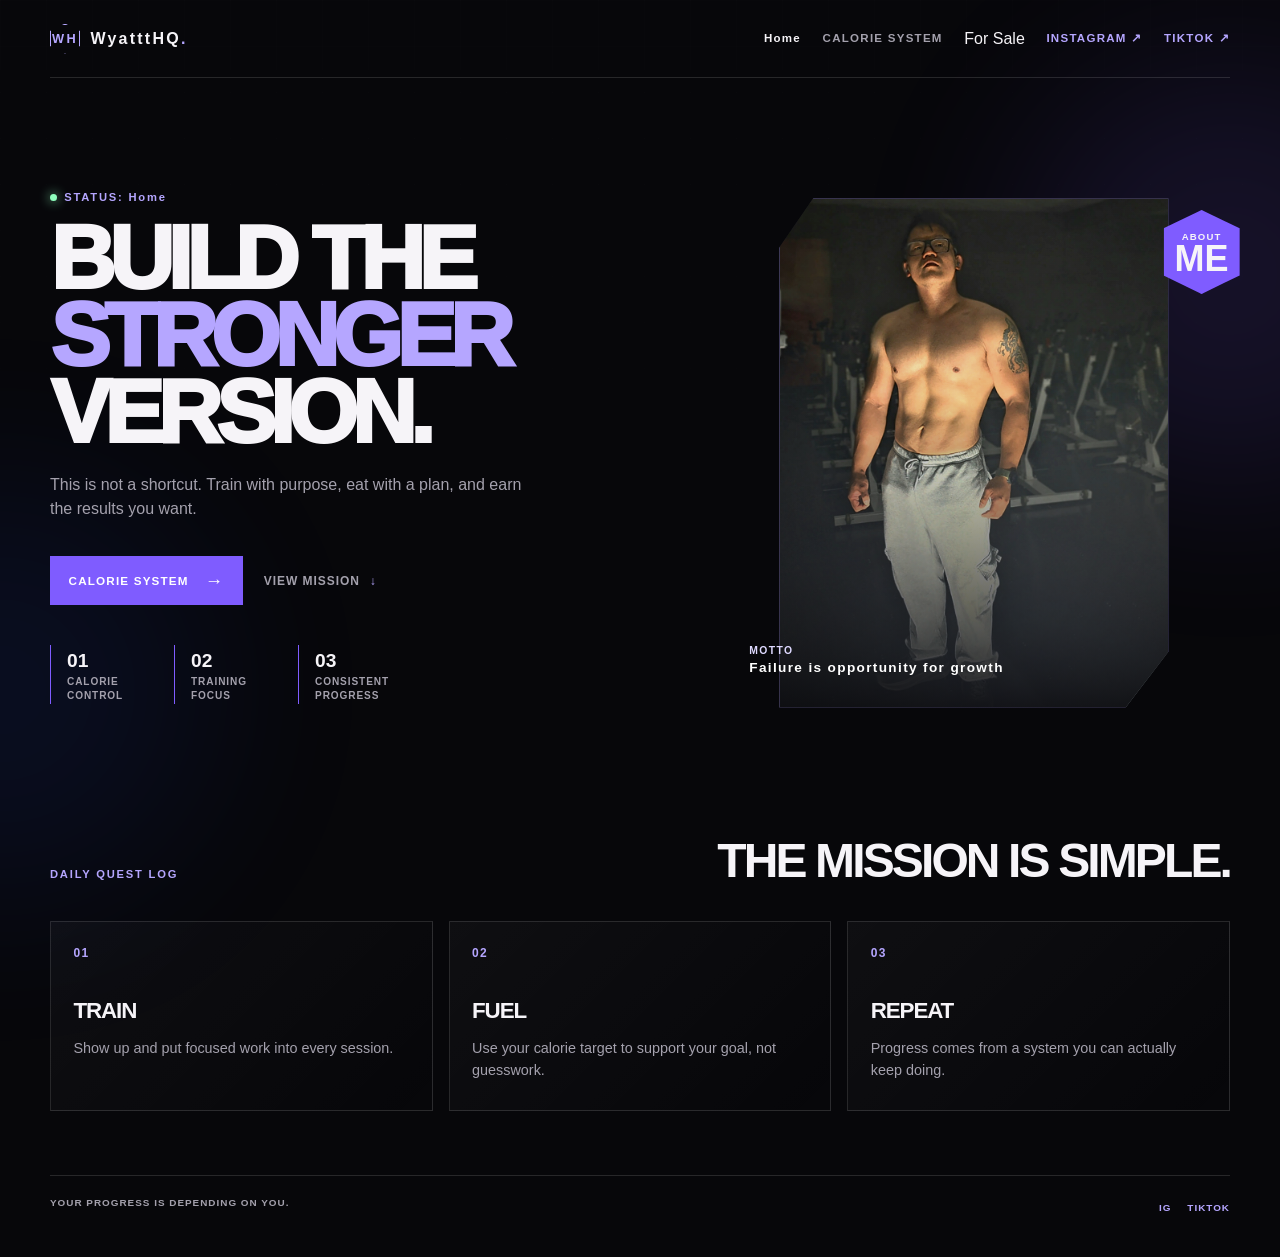
<file: wyattthq/WyattHQ_Web/index.html>
<!DOCTYPE html>
<html lang="en">
<head>
  <meta charset="UTF-8" />
  <meta name="viewport" content="width=device-width, initial-scale=1.0" />
  <meta name="description" content="A responsive Solo Leveling-inspired fitness introduction." />
  <title>WyatttHQ | Build the Stronger Version</title>
  <link rel="stylesheet" href="css/style.css" />
</head>
<body class="home-page">
  <div class="page-glow glow-one"></div>
  <div class="page-glow glow-two"></div>

  <header class="site-header">
    <a class="brand" href="index.html" aria-label="WyatttHQ home">
      <span class="brand-mark">WH</span>
      <span>WyatttHQ<span class="brand-dot">.</span></span>
    </a>

    <button class="menu-button" id="menuButton" aria-label="Open navigation" aria-expanded="false">
      <span></span><span></span><span></span>
    </button>

    <nav class="main-nav" id="mainNav" aria-label="Main navigation">
      <a class="nav-link active" href="index.html">Home</a>
      <a class="nav-link" href="calculator.html">CALORIE SYSTEM</a>
      <a href="sale.html">For Sale</a>
      <a class="nav-link social-link" href="https://www.instagram.com/wyattt.hq/" target="_blank" rel="noreferrer">INSTAGRAM ↗</a>
      <a class="nav-link social-link" href="https://www.tiktok.com/@wyattt.hq" target="_blank" rel="noreferrer">TIKTOK ↗</a>
    </nav>
  </header>

  <main>
    <section class="page-section page-home" id="home">
      <div class="hero-grid">
        <div class="hero-copy">
          <p class="eyebrow"><span class="status-dot"></span>STATUS: Home</p>
          <h1>BUILD THE<br /><span>STRONGER</span><br />VERSION.</h1>
          <p class="hero-text">
            This is not a shortcut. Train with purpose, eat with a plan, and earn the results you want.
          </p>

          <div class="hero-actions">
            <a class="primary-button" href="calculator.html">CALORIE SYSTEM <span>→</span></a>
            <a class="text-button" href="#mission">VIEW MISSION <span>↓</span></a>
          </div>

          <div class="quick-stats" aria-label="Fitness system highlights">
            <div class="stat-card">
              <span class="stat-number">01</span>
              <span class="stat-label">CALORIE<br />CONTROL</span>
            </div>
            <div class="stat-card">
              <span class="stat-number">02</span>
              <span class="stat-label">TRAINING<br />FOCUS</span>
            </div>
            <div class="stat-card">
              <span class="stat-number">03</span>
              <span class="stat-label">CONSISTENT<br />PROGRESS</span>
            </div>
          </div>
        </div>

        <div class="hero-visual" aria-label="Fitness athlete photo">
          <div class="image-frame">
            <img src="images/hero-photo.jpg" alt="Athlete standing in a gym" />
          </div>
          <p class="photo-label">MOTTO<br /><strong>Failure is opportunity for growth</strong></p>
          <div class="rank-badge"><span>ABOUT</span><strong>ME</strong></div>
        </div>
      </div>

      <section class="mission-section" id="mission">
        <div class="section-heading">
          <p class="eyebrow">DAILY QUEST LOG</p>
          <h2>THE MISSION IS SIMPLE.</h2>
        </div>

        <div class="mission-grid">
          <article class="mission-card">
            <span class="mission-number">01</span>
            <h3>TRAIN</h3>
            <p>Show up and put focused work into every session.</p>
          </article>
          <article class="mission-card">
            <span class="mission-number">02</span>
            <h3>FUEL</h3>
            <p>Use your calorie target to support your goal, not guesswork.</p>
          </article>
          <article class="mission-card">
            <span class="mission-number">03</span>
            <h3>REPEAT</h3>
            <p>Progress comes from a system you can actually keep doing.</p>
          </article>
        </div>
      </section>
    </section>
  </main>

  <footer class="site-footer">
    <p>YOUR PROGRESS IS DEPENDING ON YOU.</p>
    <div>
      <a href="https://www.instagram.com/wyattt.hq/" target="_blank" rel="noreferrer">IG</a>
      <a href="https://www.tiktok.com/@wyattt.hq" target="_blank" rel="noreferrer">TIKTOK</a>
    </div>
  </footer>

  <script src="script.js"></script>
</body>
</html>
</file>
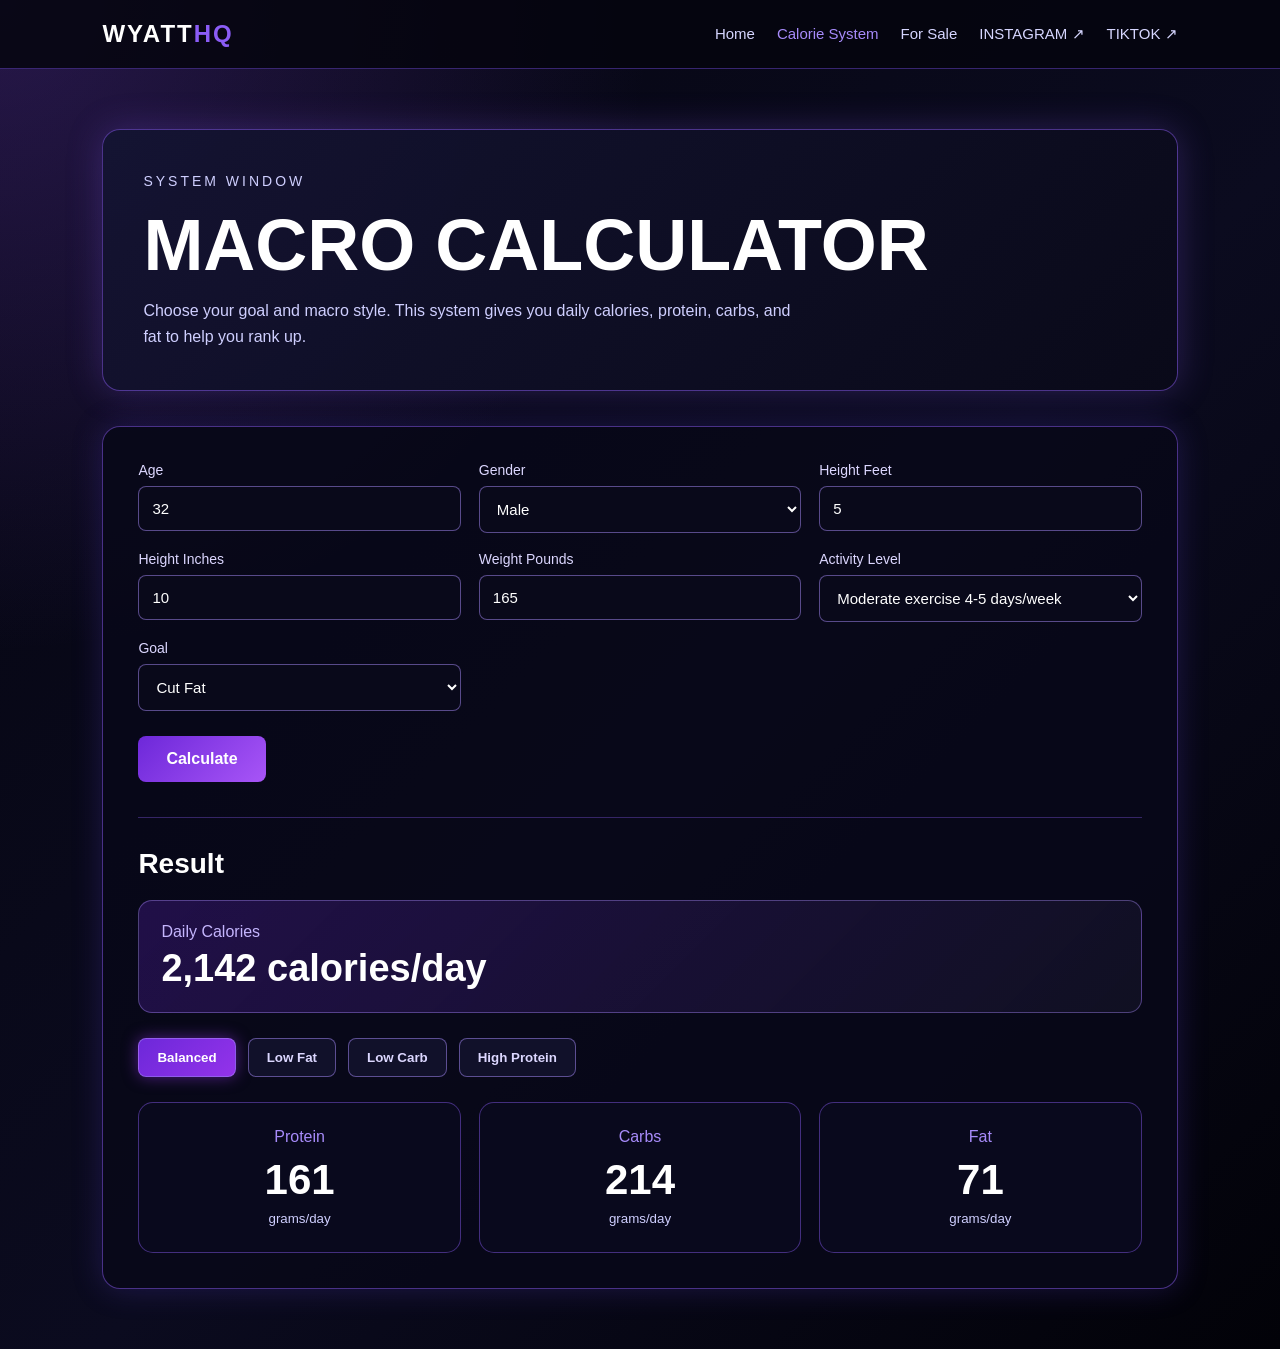
<file: wyattthq/WyattHQ_Web/calculator.html>
<!DOCTYPE html>
<html lang="en">
<head>
  <meta charset="UTF-8" />
  <meta name="viewport" content="width=device-width, initial-scale=1.0" />
  <title>Calorie System | Wyatt HQ</title>
  <link rel="stylesheet" href="css/Cstyle.css" />
</head>
<body>

  <header class="navbar">
    <div class="logo">WYATT<span>HQ</span></div>

    <nav>
      <a href="index.html">Home</a>
      <a href="calculator.html" class="active">Calorie System</a>
      <a href="sale.html">For Sale</a>
      <a class="nav-link social-link" href="https://www.instagram.com/wyattt.hq/" target="_blank" rel="noreferrer">INSTAGRAM ↗</a>
      <a class="nav-link social-link" href="https://www.tiktok.com/@wyattt.hq" target="_blank" rel="noreferrer">TIKTOK ↗</a>
    </nav>
  </header>

  <main class="calculator-page">

    <section class="calculator-hero">
      <div>
        <p class="system-label">SYSTEM WINDOW</p>
        <h1>Macro Calculator</h1>
        <p>
          Choose your goal and macro style. This system gives you daily calories,
          protein, carbs, and fat to help you rank up.
        </p>
      </div>
    </section>

    <section class="calculator-box">

      <div class="form-grid">

        <div class="form-control">
          <label>Age</label>
          <input type="number" id="age" value="32" />
        </div>

        <div class="form-control">
          <label>Gender</label>
          <select id="gender">
            <option value="male">Male</option>
            <option value="female">Female</option>
          </select>
        </div>

        <div class="form-control">
          <label>Height Feet</label>
          <input type="number" id="feet" value="5" />
        </div>

        <div class="form-control">
          <label>Height Inches</label>
          <input type="number" id="inches" value="10" />
        </div>

        <div class="form-control">
          <label>Weight Pounds</label>
          <input type="number" id="weight" value="165" />
        </div>

        <div class="form-control">
          <label>Activity Level</label>
          <select id="activity">
            <option value="1.2">Little exercise</option>
            <option value="1.375">Light exercise 1-3 days/week</option>
            <option value="1.55" selected>Moderate exercise 4-5 days/week</option>
            <option value="1.725">Hard exercise 6-7 days/week</option>
            <option value="1.9">Very hard exercise</option>
          </select>
        </div>

        <div class="form-control">
          <label>Goal</label>
          <select id="goal">
            <option value="maintain">Maintain Weight</option>
            <option value="cut" selected>Cut Fat</option>
            <option value="bulk">Lean Bulk</option>
          </select>
        </div>

      </div>

      <button class="calculate-btn" onclick="calculateCalories()">Calculate</button>

      <div class="result-box">

        <h2>Result</h2>

        <div class="calorie-result">
          <p>Daily Calories</p>
          <h3 id="caloriesResult">---</h3>
        </div>

        <div class="macro-tabs">
          <button class="macro-tab active" onclick="changeMacro('balanced', this)">Balanced</button>
          <button class="macro-tab" onclick="changeMacro('lowFat', this)">Low Fat</button>
          <button class="macro-tab" onclick="changeMacro('lowCarb', this)">Low Carb</button>
          <button class="macro-tab" onclick="changeMacro('highProtein', this)">High Protein</button>
        </div>

        <div class="macro-results">

          <div class="macro-card">
            <span>Protein</span>
            <strong id="proteinResult">---</strong>
            <small>grams/day</small>
          </div>

          <div class="macro-card">
            <span>Carbs</span>
            <strong id="carbsResult">---</strong>
            <small>grams/day</small>
          </div>

          <div class="macro-card">
            <span>Fat</span>
            <strong id="fatResult">---</strong>
            <small>grams/day</small>
          </div>

        </div>

      </div>

    </section>

  </main>

  <script src="script.js"></script>
</body>
</html>
</file>
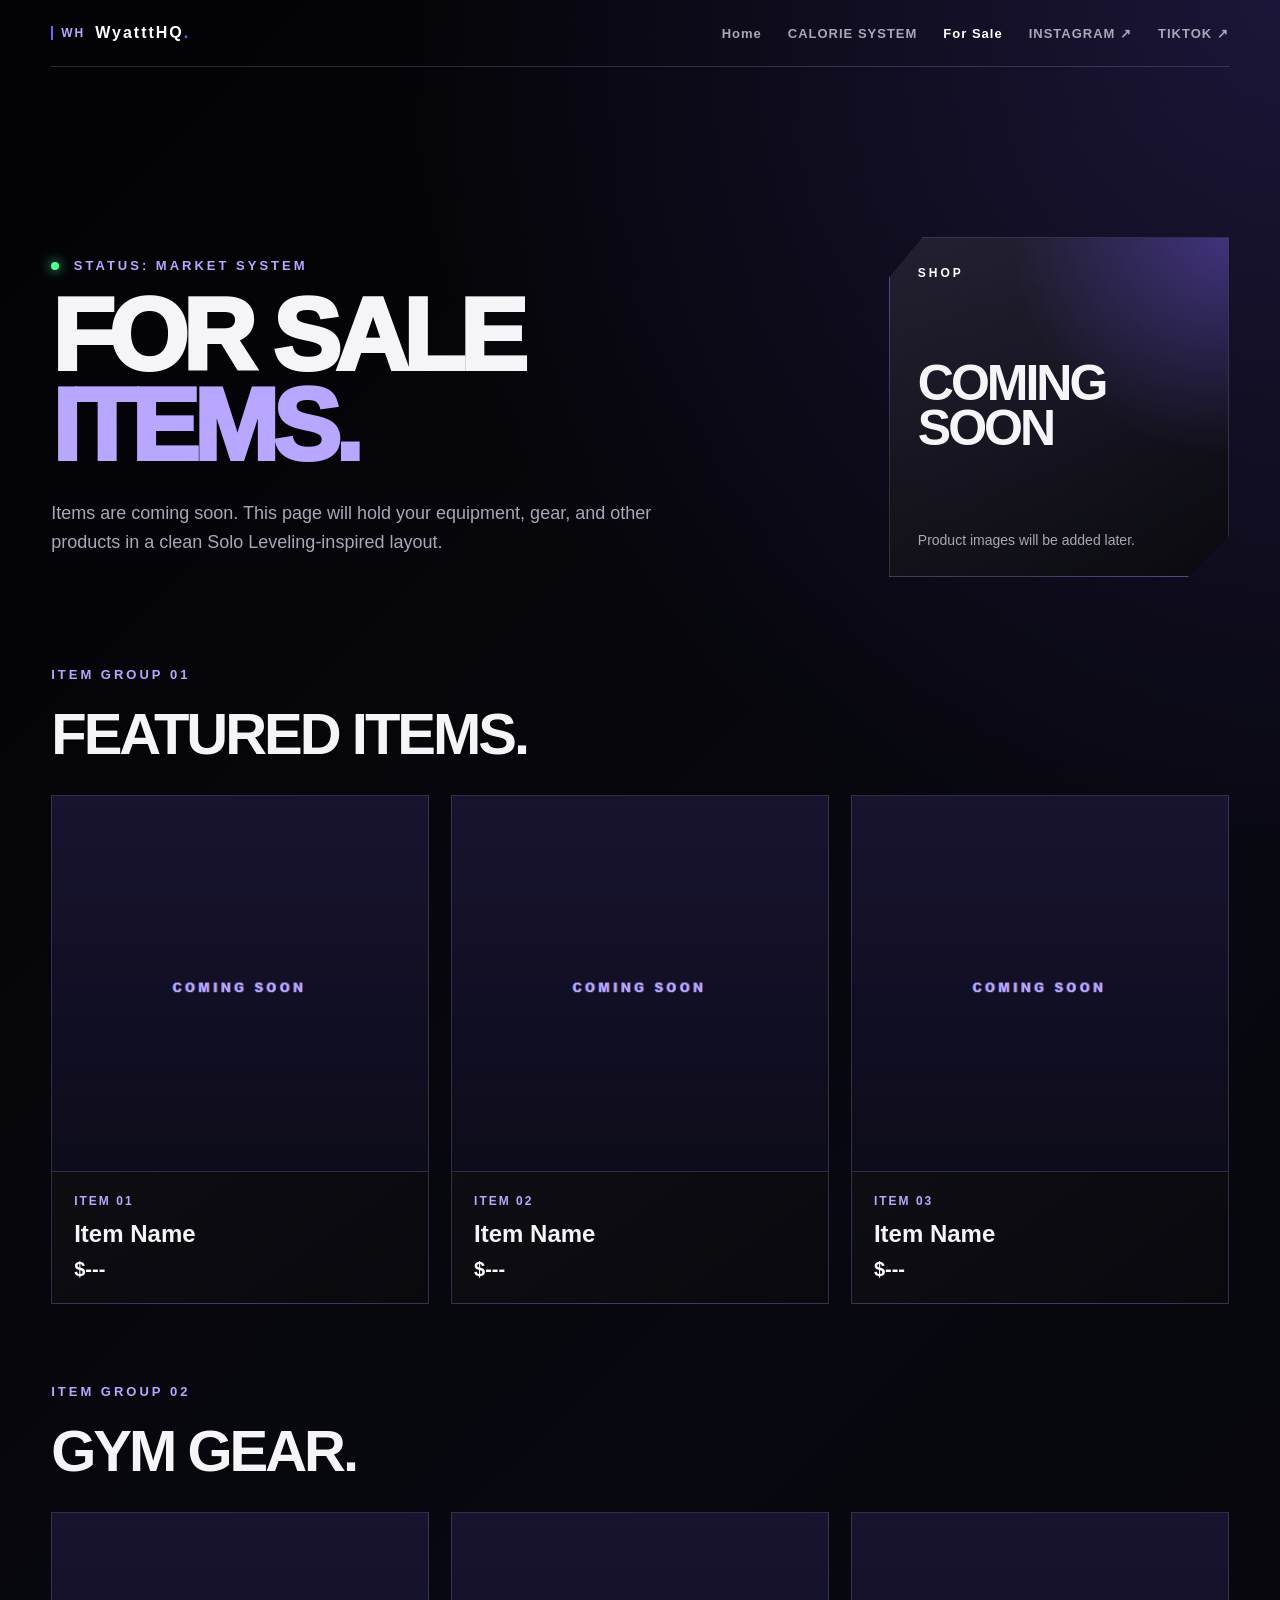
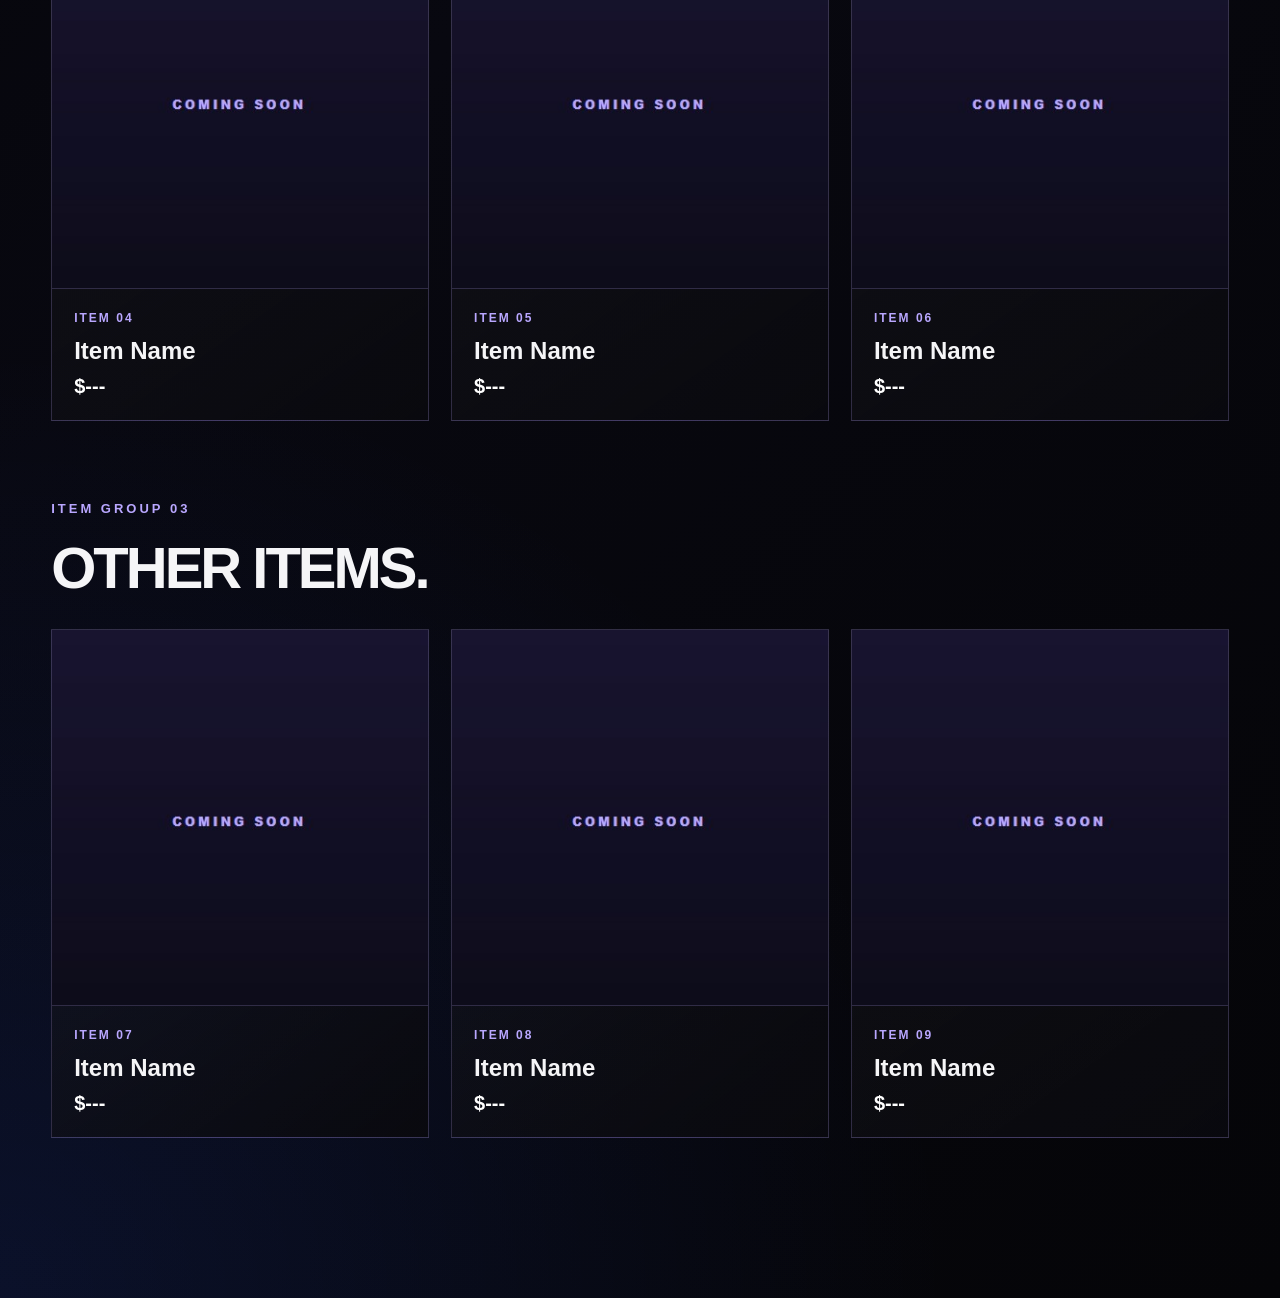
<file: wyattthq/WyattHQ_Web/sale.html>
<!DOCTYPE html>
<html lang="en">
<head>
  <meta charset="UTF-8" />
  <meta name="viewport" content="width=device-width, initial-scale=1.0" />

  <title>For Sale | WyatttHQ</title>

  <link rel="stylesheet" href="css/sstyle.css" />
</head>

<body>

  <header class="site-header">
    <a class="brand" href="index.html">
      <span class="brand-mark">WH</span>
      <span>WyatttHQ<span class="brand-dot">.</span></span>
    </a>

    <nav class="main-nav">
      <a href="index.html">Home</a>
      <a href="calculator.html">CALORIE SYSTEM</a>
      <a href="sale.html" class="active">For Sale</a>
      <a class="nav-link social-link" href="https://www.instagram.com/wyattt.hq/" target="_blank" rel="noreferrer">INSTAGRAM ↗</a>
      <a class="nav-link social-link" href="https://www.tiktok.com/@wyattt.hq" target="_blank" rel="noreferrer">TIKTOK ↗</a>
    </nav>
  </header>

  <main class="sale-page">

    <section class="sale-hero">
      <div class="sale-hero-text">
        <p class="eyebrow">
          <span class="status-dot"></span>
          STATUS: MARKET SYSTEM
        </p>

        <h1>
          FOR SALE<br>
          <span>ITEMS.</span>
        </h1>

        <p>
          Items are coming soon. This page will hold your equipment, gear,
          and other products in a clean Solo Leveling-inspired layout.
        </p>
      </div>

      <div class="rank-card">
        <p>SHOP</p>
        <h2>COMING<br>SOON</h2>
        <span>Product images will be added later.</span>
      </div>
    </section>

    <!-- GROUP 1 -->
    <section class="item-group">
      <p class="eyebrow">ITEM GROUP 01</p>
      <h2>FEATURED ITEMS.</h2>

      <div class="sale-grid">

        <article class="sale-card">
          <div class="item-image">
            <img src="images/coming-soon.jpg" alt="Coming Soon">
          </div>

          <div class="item-info">
            <p>ITEM 01</p>
            <h3>Item Name</h3>
            <span>$---</span>
          </div>
        </article>

        <article class="sale-card">
          <div class="item-image">
            <img src="images/coming-soon.jpg" alt="Coming Soon">
          </div>

          <div class="item-info">
            <p>ITEM 02</p>
            <h3>Item Name</h3>
            <span>$---</span>
          </div>
        </article>

        <article class="sale-card">
          <div class="item-image">
            <img src="images/coming-soon.jpg" alt="Coming Soon">
          </div>

          <div class="item-info">
            <p>ITEM 03</p>
            <h3>Item Name</h3>
            <span>$---</span>
          </div>
        </article>

      </div>
    </section>

    <!-- GROUP 2 -->
    <section class="item-group">
      <p class="eyebrow">ITEM GROUP 02</p>
      <h2>GYM GEAR.</h2>

      <div class="sale-grid">

        <article class="sale-card">
          <div class="item-image">
            <img src="images/coming-soon.jpg" alt="Coming Soon">
          </div>

          <div class="item-info">
            <p>ITEM 04</p>
            <h3>Item Name</h3>
            <span>$---</span>
          </div>
        </article>

        <article class="sale-card">
          <div class="item-image">
            <img src="images/coming-soon.jpg" alt="Coming Soon">
          </div>

          <div class="item-info">
            <p>ITEM 05</p>
            <h3>Item Name</h3>
            <span>$---</span>
          </div>
        </article>

        <article class="sale-card">
          <div class="item-image">
            <img src="images/coming-soon.jpg" alt="Coming Soon">
          </div>

          <div class="item-info">
            <p>ITEM 06</p>
            <h3>Item Name</h3>
            <span>$---</span>
          </div>
        </article>

      </div>
    </section>

    <!-- GROUP 3 -->
    <section class="item-group">
      <p class="eyebrow">ITEM GROUP 03</p>
      <h2>OTHER ITEMS.</h2>

      <div class="sale-grid">

        <article class="sale-card">
          <div class="item-image">
           <img src="images/coming-soon.jpg" alt="Coming Soon">
          </div>

          <div class="item-info">
            <p>ITEM 07</p>
            <h3>Item Name</h3>
            <span>$---</span>
          </div>
        </article>

        <article class="sale-card">
          <div class="item-image">
            <img src="images/coming-soon.jpg" alt="Coming Soon">
          </div>

          <div class="item-info">
            <p>ITEM 08</p>
            <h3>Item Name</h3>
            <span>$---</span>
          </div>
        </article>

        <article class="sale-card">
          <div class="item-image">
            <img src="images/coming-soon.jpg" alt="Coming Soon">
          </div>

          <div class="item-info">
            <p>ITEM 09</p>
            <h3>Item Name</h3>
            <span>$---</span>
          </div>
        </article>

      </div>
    </section>

  </main>

</body>
</html>
</file>
<file: wyattthq/WyattHQ_Web/css/style.css>
:root {
  --bg: #07070a;
  --panel: #101015;
  --panel-soft: #17171e;
  --line: rgba(255, 255, 255, 0.13);
  --text: #f6f4f8;
  --muted: #a4a1ad;
  --accent: #7f5cff;
  --accent-light: #b5a6ff;
  --danger: #ff5c7c;
  --max-width: 1180px;
}

* { box-sizing: border-box; }

html { scroll-behavior: smooth; }

body {
  margin: 0;
  min-width: 320px;
  background: var(--bg);
  color: var(--text);
  font-family: Arial, Helvetica, sans-serif;
  line-height: 1.5;
  overflow-x: hidden;
}

body::before {
  content: "";
  position: fixed;
  inset: 0;
  pointer-events: none;
  opacity: 0.14;
  background-image:
    linear-gradient(rgba(255, 255, 255, 0.06) 1px, transparent 1px),
    linear-gradient(90deg, rgba(255, 255, 255, 0.06) 1px, transparent 1px);
  background-size: 46px 46px;
  mask-image: linear-gradient(to bottom, black, transparent 78%);
}

.page-glow {
  position: fixed;
  width: 420px;
  height: 420px;
  border-radius: 50%;
  filter: blur(95px);
  pointer-events: none;
  opacity: 0.13;
  z-index: -1;
}

.glow-one { background: var(--accent); top: 4rem; right: -10rem; }
.glow-two { background: #2859ff; bottom: 0; left: -13rem; opacity: 0.09; }

a { color: inherit; text-decoration: none; }
button, input, select { font: inherit; }

.site-header {
  width: min(calc(100% - 3rem), var(--max-width));
  min-height: 78px;
  margin: 0 auto;
  display: flex;
  align-items: center;
  justify-content: space-between;
  border-bottom: 1px solid var(--line);
  position: relative;
  z-index: 10;
}

.brand {
  display: inline-flex;
  align-items: center;
  gap: 0.65rem;
  font-size: 1rem;
  font-weight: 900;
  letter-spacing: 0.14em;
}

.brand-mark {
  display: grid;
  place-items: center;
  width: 30px;
  height: 30px;
  border: 1px solid var(--accent-light);
  color: var(--accent-light);
  clip-path: polygon(50% 0, 100% 25%, 100% 75%, 50% 100%, 0 75%, 0 25%);
  font-size: 0.8rem;
}

.brand-dot { color: var(--accent-light); }

.main-nav { display: flex; align-items: center; gap: 1.35rem; }

.nav-link {
  color: var(--muted);
  font-size: 0.72rem;
  font-weight: 800;
  letter-spacing: 0.11em;
  transition: color 0.2s ease;
}

.nav-link:hover, .nav-link.active { color: var(--text); }
.social-link { color: var(--accent-light); }

.menu-button {
  display: none;
  border: 0;
  background: transparent;
  padding: 0.4rem;
  cursor: pointer;
}
.menu-button span { display: block; width: 24px; height: 2px; margin: 4px 0; background: var(--text); }

main { width: min(calc(100% - 3rem), var(--max-width)); margin: 0 auto; }

.page-section { min-height: calc(100vh - 140px); padding: 4.5rem 0 4rem; }

.hero-grid {
  min-height: 595px;
  display: grid;
  grid-template-columns: 1fr 0.85fr;
  gap: clamp(2rem, 5vw, 7rem);
  align-items: center;
}

.eyebrow, .small-label {
  color: var(--accent-light);
  margin: 0 0 1rem;
  font-size: 0.7rem;
  line-height: 1.2;
  font-weight: 800;
  letter-spacing: 0.16em;
}

.status-dot {
  display: inline-block;
  width: 7px;
  height: 7px;
  margin-right: 0.45rem;
  border-radius: 50%;
  background: #8fffbd;
  box-shadow: 0 0 12px #8fffbd;
}

h1, h2, h3, p { margin-top: 0; }

h1 {
  margin-bottom: 1.35rem;
  font-size: clamp(3rem, 7vw, 6rem);
  line-height: 0.86;
  letter-spacing: -0.07em;
  font-weight: 950;
}

h1 span { color: var(--accent-light); }

.hero-text, .calculator-intro > p:not(.eyebrow) {
  max-width: 480px;
  color: var(--muted);
  font-size: 1rem;
}

.hero-actions { display: flex; align-items: center; gap: 1.3rem; margin: 2.2rem 0 2.5rem; flex-wrap: wrap; }

.primary-button {
  display: inline-flex;
  align-items: center;
  gap: 1rem;
  border: 1px solid var(--accent);
  background: var(--accent);
  color: white;
  padding: 0.92rem 1.1rem;
  cursor: pointer;
  font-weight: 900;
  font-size: 0.73rem;
  letter-spacing: 0.1em;
  transition: transform 0.2s ease, background 0.2s ease;
}

.primary-button span { font-size: 1.15rem; line-height: 0; }
.primary-button:hover { transform: translateY(-2px); background: #6e4aef; }

.text-button { color: var(--muted); font-weight: 800; font-size: 0.75rem; letter-spacing: 0.08em; }
.text-button span { color: var(--accent-light); margin-left: 0.35rem; }

.quick-stats { display: flex; gap: 0.75rem; flex-wrap: wrap; }
.stat-card { border-left: 1px solid var(--accent); padding: 0.1rem 1rem; min-width: 112px; }
.stat-number { display: block; font-size: 1.2rem; font-weight: 900; }
.stat-label { display: block; color: var(--muted); font-size: 0.63rem; font-weight: 800; letter-spacing: 0.09em; line-height: 1.35; }

.hero-visual { position: relative; min-height: 520px; display: flex; align-items: end; justify-content: center; }

.image-frame {
  width: min(100%, 390px);
  height: 510px;
  overflow: hidden;
  position: relative;
  border: 1px solid rgba(181, 166, 255, 0.28);
  background: linear-gradient(160deg, #12121b, #050506);
  clip-path: polygon(9% 0, 100% 0, 100% 89%, 89% 100%, 0 100%, 0 10%);
}

.image-frame::after {
  content: "";
  position: absolute;
  inset: 0;
  background: linear-gradient(to top, rgba(7, 7, 10, 0.9), rgba(7, 7, 10, 0.05) 60%);
}

.image-frame img { width: 100%; height: 100%; object-fit: cover; object-position: center; filter: contrast(1.08) saturate(0.85); }

.photo-label { position: absolute; bottom: 1.8rem; left: 2rem; z-index: 2; margin: 0; color: #ded9ff; font-size: 0.65rem; font-weight: 800; letter-spacing: 0.13em; line-height: 1.5; }
.photo-label strong { color: white; font-size: 0.85rem; }

.rank-badge {
  position: absolute;
  right: -0.6rem;
  top: 1.4rem;
  display: flex;
  flex-direction: column;
  align-items: center;
  justify-content: center;
  width: 76px;
  height: 84px;
  background: var(--accent);
  clip-path: polygon(50% 0, 100% 22%, 100% 78%, 50% 100%, 0 78%, 0 22%);
  box-shadow: 0 0 35px rgba(127, 92, 255, 0.5);
}
.rank-badge span { font-size: 0.6rem; font-weight: 900; letter-spacing: 0.12em; }
.rank-badge strong { font-size: 2.25rem; line-height: 0.8; }

.mission-section { padding-top: 5rem; }
.section-heading { display: flex; align-items: end; justify-content: space-between; gap: 2rem; margin-bottom: 1.5rem; }
.section-heading h2 { margin-bottom: 0; font-size: clamp(1.85rem, 4vw, 3rem); letter-spacing: -0.06em; }

.mission-grid { display: grid; grid-template-columns: repeat(3, 1fr); gap: 1rem; }
.mission-card { min-height: 190px; padding: 1.4rem; border: 1px solid var(--line); background: linear-gradient(135deg, rgba(255, 255, 255, 0.035), transparent); }
.mission-number { display: block; color: var(--accent-light); margin-bottom: 2rem; font-size: 0.75rem; font-weight: 900; letter-spacing: 0.11em; }
.mission-card h3 { margin-bottom: 0.65rem; font-size: 1.4rem; letter-spacing: -0.05em; }
.mission-card p { color: var(--muted); font-size: 0.9rem; margin-bottom: 0; }

.calculator-intro { max-width: 690px; margin-bottom: 3rem; }
.calculator-intro h1 { margin-bottom: 1rem; }

.calculator-layout { display: grid; grid-template-columns: minmax(0, 1.25fr) minmax(285px, 0.75fr); gap: 1.25rem; align-items: start; }
.calculator-form, .results-panel { border: 1px solid var(--line); background: rgba(16, 16, 21, 0.84); }
.calculator-form { padding: clamp(1.3rem, 3vw, 2rem); }
.results-panel { padding: clamp(1.3rem, 3vw, 2rem); position: sticky; top: 1rem; }

.form-title-row { display: flex; justify-content: space-between; gap: 1rem; align-items: start; border-bottom: 1px solid var(--line); padding-bottom: 1.2rem; margin-bottom: 1.5rem; }
.form-title-row h2, .results-panel h2 { margin-bottom: 0; font-size: 1.35rem; letter-spacing: -0.04em; }
.form-level { color: var(--accent-light); padding: 0.35rem 0.5rem; border: 1px solid rgba(181, 166, 255, 0.35); font-size: 0.65rem; font-weight: 900; letter-spacing: 0.1em; }

.form-grid { display: grid; grid-template-columns: repeat(2, 1fr); gap: 1rem; }
.form-grid label { color: #d5d2dc; font-size: 0.68rem; font-weight: 800; letter-spacing: 0.09em; }

input, select {
  display: block;
  width: 100%;
  margin-top: 0.45rem;
  min-height: 47px;
  padding: 0.65rem 0.75rem;
  border: 1px solid var(--line);
  border-radius: 0;
  outline: none;
  color: var(--text);
  background: #0b0b10;
}
input:focus, select:focus { border-color: var(--accent-light); box-shadow: 0 0 0 3px rgba(127, 92, 255, 0.14); }
select { appearance: auto; }

.goal-fieldset { margin: 1.5rem 0; padding: 1.1rem; border: 1px solid var(--line); }
.goal-fieldset legend { padding: 0 0.45rem; color: var(--accent-light); font-size: 0.65rem; font-weight: 900; letter-spacing: 0.12em; }
.goal-fieldset { display: grid; grid-template-columns: repeat(3, 1fr); gap: 0.75rem; }
.goal-option { position: relative; cursor: pointer; }
.goal-option input { position: absolute; opacity: 0; pointer-events: none; }
.goal-option span { display: block; border: 1px solid var(--line); padding: 0.78rem 0.55rem; text-align: center; color: var(--muted); font-size: 0.67rem; font-weight: 900; letter-spacing: 0.05em; }
.goal-option input:checked + span { color: white; border-color: var(--accent); background: rgba(127, 92, 255, 0.18); }

.calculate-button { width: 100%; justify-content: center; }
.form-note { margin: 0.95rem 0 0; color: var(--muted); font-size: 0.74rem; }

.result-main { margin-top: 1.4rem; padding: 1.3rem; border: 1px solid rgba(181, 166, 255, 0.28); background: radial-gradient(circle at 100% 0, rgba(127, 92, 255, 0.22), transparent 55%); }
.result-main > span { color: var(--accent-light); font-size: 0.65rem; font-weight: 900; letter-spacing: 0.12em; }
.result-main strong { display: block; margin: 0.4rem 0 0.5rem; font-size: clamp(2.35rem, 5vw, 3.5rem); line-height: 1; letter-spacing: -0.07em; }
.result-main small { color: var(--accent-light); font-size: 0.82rem; letter-spacing: 0; }
.result-main p { margin: 0; color: var(--muted); font-size: 0.82rem; }
.result-divider { height: 1px; background: var(--line); margin: 1.5rem 0 0.75rem; }
.result-list > div { display: flex; gap: 1rem; justify-content: space-between; padding: 0.75rem 0; border-bottom: 1px solid rgba(255, 255, 255, 0.07); }
.result-list span { color: var(--muted); font-size: 0.63rem; font-weight: 800; letter-spacing: 0.08em; }
.result-list strong { font-size: 0.77rem; text-align: right; }
.disclaimer { margin: 1.15rem 0 0; color: #767381; font-size: 0.69rem; }

.calculator-tip { display: flex; align-items: start; gap: 0.8rem; max-width: 800px; margin-top: 1.35rem; border-left: 2px solid var(--accent); padding: 0.85rem 1rem; background: rgba(127, 92, 255, 0.08); }
.calculator-tip p { margin: 0; color: var(--muted); font-size: 0.83rem; }
.calculator-tip strong { color: white; }
.tip-icon { color: var(--accent-light); font-weight: 900; }

.site-footer { width: min(calc(100% - 3rem), var(--max-width)); margin: 0 auto; display: flex; align-items: center; justify-content: space-between; gap: 1rem; padding: 1.25rem 0 2.25rem; border-top: 1px solid var(--line); color: var(--muted); font-size: 0.62rem; font-weight: 800; letter-spacing: 0.1em; }
.site-footer div { display: flex; gap: 1rem; }
.site-footer a { color: var(--accent-light); }

@media (max-width: 820px) {
  .site-header { width: min(calc(100% - 2rem), var(--max-width)); min-height: 68px; }
  main, .site-footer { width: min(calc(100% - 2rem), var(--max-width)); }
  .menu-button { display: block; }
  .main-nav { display: none; position: absolute; top: 67px; right: 0; left: 0; padding: 1rem; flex-direction: column; align-items: stretch; background: #111116; border: 1px solid var(--line); }
  .main-nav.open { display: flex; }
  .nav-link { padding: 0.65rem; }
  .hero-grid { grid-template-columns: 1fr; min-height: auto; gap: 2rem; }
  .hero-copy { padding-top: 1rem; }
  .hero-visual { min-height: auto; }
  .image-frame { height: min(500px, 120vw); }
  .calculator-layout { grid-template-columns: 1fr; }
  .results-panel { position: static; }
}

@media (max-width: 560px) {
  .page-section { padding-top: 3rem; }
  .hero-actions { align-items: stretch; gap: 1rem; }
  .primary-button, .text-button { width: 100%; justify-content: center; }
  .text-button { padding: 0.4rem; }
  .quick-stats { display: grid; grid-template-columns: repeat(3, 1fr); gap: 0.4rem; }
  .stat-card { min-width: 0; padding: 0.1rem 0.55rem; }
  .stat-number { font-size: 1rem; }
  .stat-label { font-size: 0.56rem; }
  .rank-badge { right: -0.45rem; top: 1rem; width: 65px; height: 72px; }
  .mission-grid { grid-template-columns: 1fr; }
  .mission-card { min-height: auto; }
  .section-heading { display: block; }
  .form-grid { grid-template-columns: 1fr; }
  .goal-fieldset { grid-template-columns: 1fr; }
  .site-footer { align-items: flex-start; flex-direction: column; }
}


/* Separate calculator.html page */
.calculator-page-header {
  display: grid;
  grid-template-columns: minmax(0, 1fr) minmax(260px, 0.48fr);
  gap: 1.25rem;
  align-items: end;
  margin-bottom: 3rem;
}

.calculator-page-header .calculator-intro { margin-bottom: 0; }

.system-file-card {
  min-height: 250px;
  display: flex;
  flex-direction: column;
  align-items: flex-start;
  justify-content: space-between;
  padding: 1.5rem;
  border: 1px solid rgba(181, 166, 255, 0.33);
  background:
    linear-gradient(135deg, rgba(127, 92, 255, 0.18), rgba(16, 16, 21, 0.95) 50%),
    rgba(16, 16, 21, 0.84);
  clip-path: polygon(10% 0, 100% 0, 100% 88%, 88% 100%, 0 100%, 0 12%);
}

.system-file-label {
  color: var(--accent-light);
  font-size: 0.64rem;
  font-weight: 900;
  letter-spacing: 0.14em;
}

.system-file-card strong {
  font-size: clamp(1.6rem, 3vw, 2.35rem);
  line-height: 0.93;
  letter-spacing: -0.07em;
}

.system-file-card p {
  max-width: 260px;
  margin-bottom: 0;
  color: var(--muted);
  font-size: 0.79rem;
}

.system-file-card a {
  color: white;
  font-size: 0.67rem;
  font-weight: 900;
  letter-spacing: 0.12em;
}

.system-file-card a span { color: var(--accent-light); margin-left: 0.35rem; }

.system-guide {
  display: grid;
  grid-template-columns: repeat(3, 1fr);
  gap: 1rem;
  margin-top: 1.25rem;
}

.system-guide article {
  min-height: 185px;
  padding: 1.3rem;
  border: 1px solid var(--line);
  background: linear-gradient(145deg, rgba(255,255,255,0.035), transparent 60%);
}

.system-guide span {
  display: block;
  margin-bottom: 2rem;
  color: var(--accent-light);
  font-size: 0.68rem;
  font-weight: 900;
  letter-spacing: 0.13em;
}

.system-guide h2 {
  margin-bottom: 0.7rem;
  font-size: 1rem;
  line-height: 1;
  letter-spacing: -0.04em;
}

.system-guide p {
  margin-bottom: 0;
  color: var(--muted);
  font-size: 0.82rem;
}

@media (max-width: 820px) {
  .calculator-page-header { grid-template-columns: 1fr; }
  .system-file-card { min-height: 215px; }
}

@media (max-width: 560px) {
  .system-guide { grid-template-columns: 1fr; }
  .system-guide article { min-height: auto; }
  .system-guide span { margin-bottom: 1.25rem; }
}
</file>
<file: wyattthq/WyattHQ_Web/css/Cstyle.css>
* {
  margin: 0;
  padding: 0;
  box-sizing: border-box;
}

body {
  background:
    radial-gradient(circle at top left, rgba(103, 58, 183, 0.35), transparent 35%),
    linear-gradient(135deg, #050510, #0b0b1f 55%, #020208);
  color: white;
  font-family: Arial, Helvetica, sans-serif;
  min-height: 100vh;
}

/* NAVBAR */

.navbar {
  width: 100%;
  padding: 20px 8%;
  display: flex;
  justify-content: space-between;
  align-items: center;
  background: rgba(5, 5, 15, 0.85);
  border-bottom: 1px solid rgba(132, 88, 255, 0.4);
  position: sticky;
  top: 0;
  z-index: 10;
}

.logo {
  font-size: 24px;
  font-weight: bold;
  letter-spacing: 2px;
}

.logo span {
  color: #8b5cf6;
}

nav {
  display: flex;
  gap: 22px;
}

nav a {
  color: #d6d6ff;
  text-decoration: none;
  font-size: 15px;
}

nav a:hover,
nav a.active {
  color: #a78bfa;
}

/* PAGE */

.calculator-page {
  padding: 60px 8%;
}

.calculator-hero {
  margin-bottom: 35px;
  padding: 40px;
  border: 1px solid rgba(139, 92, 246, 0.5);
  background:
    linear-gradient(135deg, rgba(20, 20, 50, 0.95), rgba(10, 10, 25, 0.95));
  box-shadow: 0 0 35px rgba(139, 92, 246, 0.25);
  border-radius: 18px;
}

.system-label {
  color: #a78bfa;
  font-size: 14px;
  letter-spacing: 3px;
  margin-bottom: 12px;
}

.calculator-hero h1 {
  font-size: clamp(36px, 7vw, 72px);
  text-transform: uppercase;
  margin-bottom: 12px;
}

.calculator-hero p {
  max-width: 650px;
  color: #cfcfff;
  line-height: 1.6;
}

/* CALCULATOR BOX */

.calculator-box {
  padding: 35px;
  background: rgba(8, 8, 25, 0.9);
  border: 1px solid rgba(139, 92, 246, 0.5);
  border-radius: 18px;
  box-shadow: 0 0 30px rgba(93, 63, 211, 0.25);
}

.form-grid {
  display: grid;
  grid-template-columns: repeat(3, 1fr);
  gap: 18px;
}

.form-control {
  display: flex;
  flex-direction: column;
}

.form-control label {
  margin-bottom: 8px;
  color: #dcd7ff;
  font-size: 14px;
}

.form-control input,
.form-control select {
  padding: 13px;
  border-radius: 8px;
  border: 1px solid rgba(167, 139, 250, 0.5);
  background: #09091a;
  color: white;
  font-size: 15px;
}

.calculate-btn {
  margin-top: 25px;
  padding: 14px 28px;
  border: none;
  border-radius: 8px;
  background: linear-gradient(135deg, #6d28d9, #a855f7);
  color: white;
  font-size: 16px;
  font-weight: bold;
  cursor: pointer;
}

.calculate-btn:hover {
  transform: translateY(-2px);
  box-shadow: 0 0 20px rgba(168, 85, 247, 0.6);
}

/* RESULT */

.result-box {
  margin-top: 35px;
  padding-top: 30px;
  border-top: 1px solid rgba(139, 92, 246, 0.35);
}

.result-box h2 {
  margin-bottom: 20px;
  font-size: 28px;
}

.calorie-result {
  padding: 22px;
  margin-bottom: 25px;
  background: linear-gradient(135deg, rgba(109, 40, 217, 0.25), rgba(17, 17, 35, 0.95));
  border: 1px solid rgba(167, 139, 250, 0.4);
  border-radius: 14px;
}

.calorie-result p {
  color: #c4b5fd;
  margin-bottom: 6px;
}

.calorie-result h3 {
  font-size: 38px;
}

/* MACRO TABS */

.macro-tabs {
  display: flex;
  flex-wrap: wrap;
  gap: 12px;
  margin-bottom: 25px;
}

.macro-tab {
  padding: 11px 18px;
  border: 1px solid rgba(167, 139, 250, 0.5);
  background: #11112a;
  color: #dcd7ff;
  border-radius: 8px;
  cursor: pointer;
  font-weight: bold;
}

.macro-tab:hover,
.macro-tab.active {
  background: linear-gradient(135deg, #6d28d9, #9333ea);
  color: white;
  box-shadow: 0 0 15px rgba(147, 51, 234, 0.5);
}

/* MACRO CARDS */

.macro-results {
  display: grid;
  grid-template-columns: repeat(3, 1fr);
  gap: 18px;
}

.macro-card {
  padding: 25px;
  text-align: center;
  background: rgba(10, 10, 30, 0.95);
  border: 1px solid rgba(139, 92, 246, 0.45);
  border-radius: 15px;
}

.macro-card span {
  display: block;
  color: #a78bfa;
  margin-bottom: 10px;
  font-size: 16px;
}

.macro-card strong {
  display: block;
  font-size: 42px;
  margin-bottom: 5px;
}

.macro-card small {
  color: #cfcfff;
}

/* TABLET */

@media (max-width: 900px) {
  .navbar {
    flex-direction: column;
    gap: 15px;
  }

  nav {
    flex-wrap: wrap;
    justify-content: center;
  }

  .form-grid {
    grid-template-columns: repeat(2, 1fr);
  }

  .macro-results {
    grid-template-columns: 1fr;
  }
}

/* PHONE */

@media (max-width: 600px) {
  .calculator-page {
    padding: 35px 5%;
  }

  .calculator-hero,
  .calculator-box {
    padding: 24px;
  }

  .form-grid {
    grid-template-columns: 1fr;
  }

  .macro-tabs {
    flex-direction: column;
  }

  .macro-tab {
    width: 100%;
  }

  .calorie-result h3 {
    font-size: 30px;
  }

  .macro-card strong {
    font-size: 36px;
  }
}
</file>
<file: wyattthq/WyattHQ_Web/css/sstyle.css>
* {
  margin: 0;
  padding: 0;
  box-sizing: border-box;
}

:root {
  --bg: #050508;
  --panel: #0b0b12;
  --panel-light: #11111d;
  --text: #f5f5f7;
  --muted: #aaa7b8;
  --accent: #7c5cff;
  --accent-light: #b9a7ff;
  --line: rgba(185, 167, 255, 0.22);
}

body {
  min-height: 100vh;
  background:
    radial-gradient(circle at top right, rgba(124, 92, 255, 0.18), transparent 28%),
    radial-gradient(circle at bottom left, rgba(39, 91, 255, 0.12), transparent 30%),
    linear-gradient(135deg, #030305, #080810 50%, #050508);
  color: var(--text);
  font-family: Arial, Helvetica, sans-serif;
}

/* HEADER */

.site-header {
  width: min(1280px, 92%);
  margin: 0 auto;
  padding: 24px 0;
  border-bottom: 1px solid var(--line);
  display: flex;
  justify-content: space-between;
  align-items: center;
}

.brand {
  color: white;
  text-decoration: none;
  font-weight: 900;
  letter-spacing: 2px;
  display: flex;
  align-items: center;
  gap: 10px;
}

.brand-mark {
  color: var(--accent-light);
  font-size: 12px;
  border-left: 2px solid var(--accent);
  padding-left: 8px;
}

.brand-dot {
  color: var(--accent);
}

.main-nav {
  display: flex;
  gap: 26px;
  align-items: center;
}

.main-nav a {
  color: var(--muted);
  text-decoration: none;
  font-size: 13px;
  font-weight: 800;
  letter-spacing: 1px;
}

.main-nav a:hover,
.main-nav a.active {
  color: white;
}

/* PAGE */

.sale-page {
  width: min(1280px, 92%);
  margin: 0 auto;
  padding: 80px 0;
}

/* HERO */

.sale-hero {
  min-height: 520px;
  display: grid;
  grid-template-columns: 1fr 340px;
  align-items: center;
  gap: 70px;
}

.eyebrow {
  color: var(--accent-light);
  font-size: 13px;
  font-weight: 900;
  letter-spacing: 3px;
  margin-bottom: 18px;
}

.status-dot {
  display: inline-block;
  width: 8px;
  height: 8px;
  background: #52ff9a;
  border-radius: 50%;
  margin-right: 8px;
  box-shadow: 0 0 12px #52ff9a;
}

.sale-hero h1 {
  font-size: clamp(56px, 8vw, 115px);
  line-height: 0.88;
  letter-spacing: -6px;
  font-weight: 1000;
  margin-bottom: 28px;
}

.sale-hero h1 span {
  color: var(--accent-light);
}

.sale-hero-text p:last-child {
  max-width: 620px;
  color: var(--muted);
  font-size: 18px;
  line-height: 1.6;
}

/* RIGHT HERO CARD */

.rank-card {
  min-height: 340px;
  padding: 28px;
  background:
    radial-gradient(circle at top right, rgba(124, 92, 255, 0.38), transparent 45%),
    linear-gradient(145deg, rgba(255, 255, 255, 0.08), rgba(10, 10, 15, 0.96));
  border: 1px solid var(--line);
  clip-path: polygon(10% 0, 100% 0, 100% 88%, 88% 100%, 0 100%, 0 12%);
  display: flex;
  flex-direction: column;
  justify-content: space-between;
}

.rank-card p {
  color: white;
  font-size: 12px;
  font-weight: 900;
  letter-spacing: 3px;
}

.rank-card h2 {
  font-size: 50px;
  line-height: 0.9;
  letter-spacing: -3px;
}

.rank-card span {
  color: var(--muted);
  font-size: 14px;
}

/* ITEM GROUPS */

.item-group {
  margin-bottom: 80px;
}

.item-group h2 {
  font-size: clamp(34px, 5vw, 58px);
  letter-spacing: -3px;
  margin-bottom: 28px;
}

/* PC: 3 ITEMS PER ROW */

.sale-grid {
  display: grid;
  grid-template-columns: repeat(3, 1fr);
  gap: 22px;
}

.sale-card {
  background:
    radial-gradient(circle at top, rgba(124, 92, 255, 0.16), transparent 45%),
    linear-gradient(145deg, rgba(255, 255, 255, 0.045), rgba(9, 9, 14, 0.95));
  border: 1px solid var(--line);
  transition: 0.2s ease;
  overflow: hidden;
}

.sale-card:hover {
  transform: translateY(-6px);
  border-color: rgba(185, 167, 255, 0.55);
  box-shadow: 0 0 35px rgba(124, 92, 255, 0.18);
}

/* IMAGE AREA */

.item-image {
  width: 100%;
  aspect-ratio: 1 / 1;
  overflow: hidden;
  border-bottom: 1px solid var(--line);
  background: #090912;
  display: flex;
  align-items: center;
  justify-content: center;
}

.item-image img {
  width: 100%;
  height: 100%;
  object-fit: cover;
  display: block;
}

/* CARD TEXT */

.item-info {
  padding: 22px;
}

.item-info p {
  color: var(--accent-light);
  font-size: 12px;
  font-weight: 900;
  letter-spacing: 2px;
  margin-bottom: 12px;
}

.item-info h3 {
  font-size: 24px;
  margin-bottom: 10px;
}

.item-info span {
  color: white;
  font-weight: 900;
  font-size: 20px;
}

/* TABLET: STILL 3 PER ROW, SMALLER */

@media (max-width: 900px) {
  .site-header {
    flex-direction: column;
    gap: 20px;
  }

  .main-nav {
    flex-wrap: wrap;
    justify-content: center;
    gap: 18px;
  }

  .sale-page {
    padding: 60px 0;
  }

  .sale-hero {
    grid-template-columns: 1fr;
    gap: 40px;
    min-height: auto;
    margin-bottom: 70px;
  }

  .rank-card {
    min-height: 240px;
  }

  .sale-grid {
    grid-template-columns: repeat(3, 1fr);
    gap: 14px;
  }

  .item-info {
    padding: 14px;
  }

  .item-info h3 {
    font-size: 18px;
  }

  .item-info span {
    font-size: 16px;
  }
}

/* PHONE: 1 ITEM PER ROW */

@media (max-width: 600px) {
  .site-header {
    width: 90%;
  }

  .main-nav {
    gap: 14px;
  }

  .main-nav a {
    font-size: 11px;
  }

  .sale-page {
    width: 90%;
    padding: 50px 0;
  }

  .sale-hero {
    gap: 30px;
    margin-bottom: 55px;
  }

  .sale-hero h1 {
    font-size: 58px;
    letter-spacing: -3px;
  }

  .sale-hero-text p:last-child {
    font-size: 15px;
  }

  .rank-card h2 {
    font-size: 40px;
  }

  .sale-grid {
    grid-template-columns: 1fr;
    gap: 20px;
  }

  .item-group {
    margin-bottom: 55px;
  }

  .item-group h2 {
    letter-spacing: -2px;
  }

  .item-info {
    padding: 18px;
  }

  .item-info h3 {
    font-size: 22px;
  }
}
</file>
